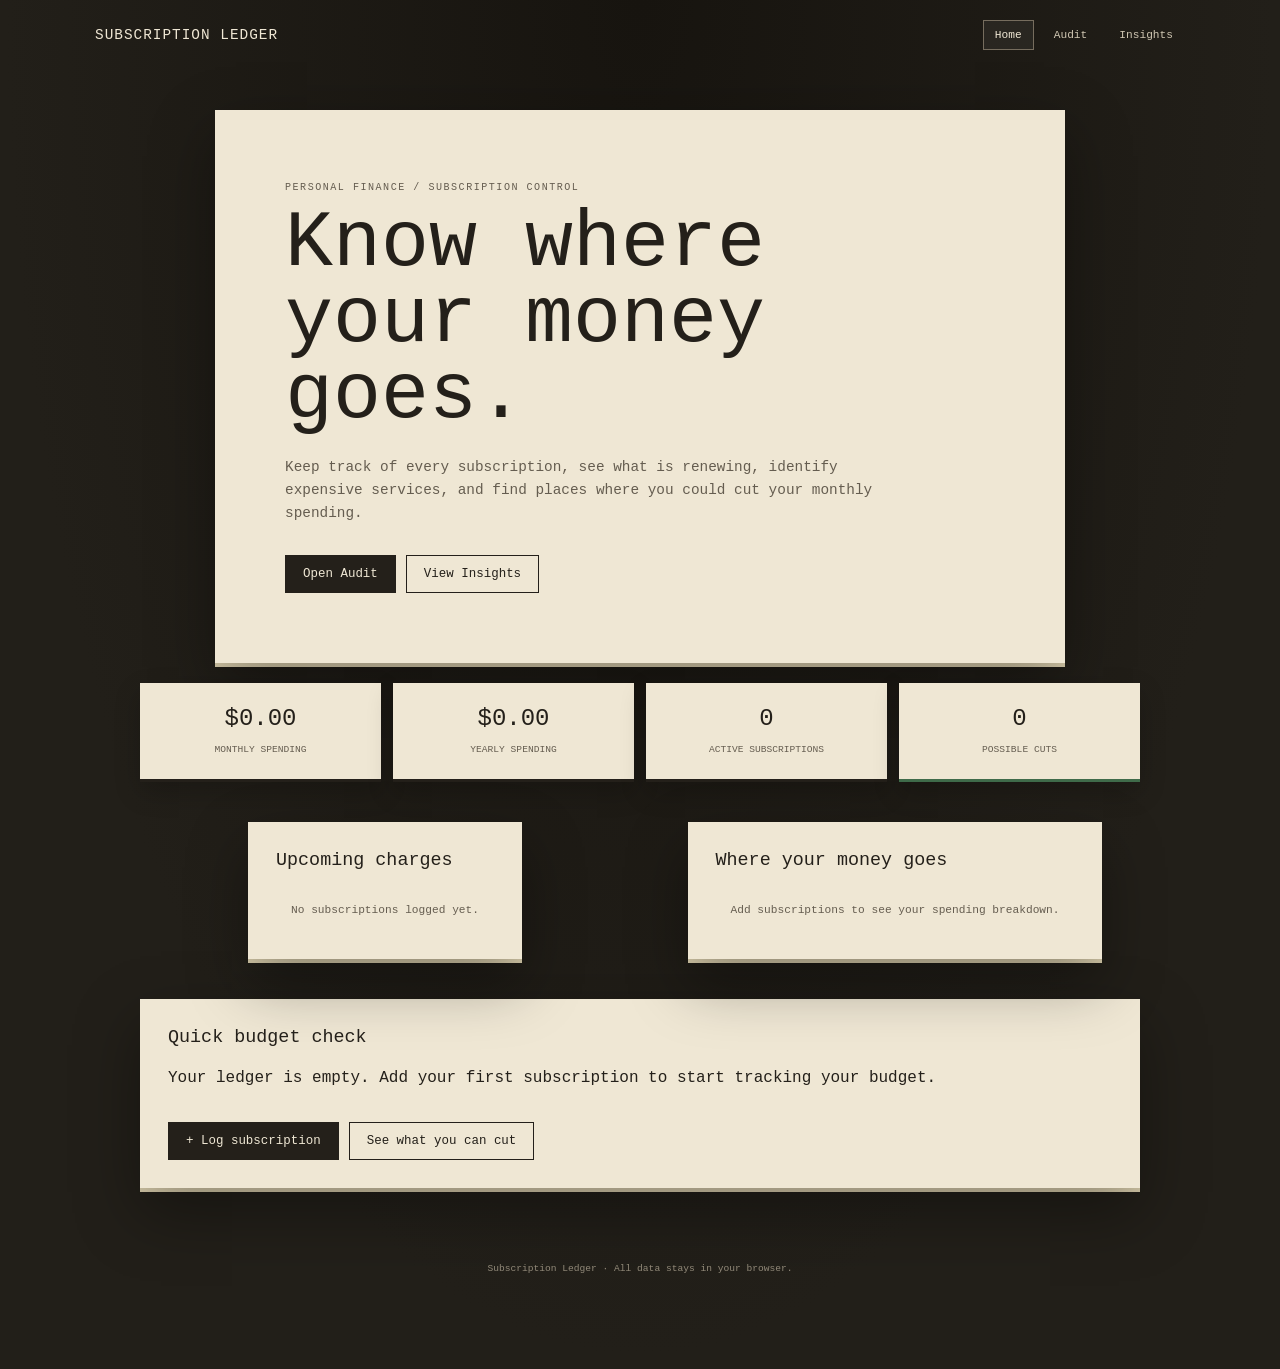
<file: index.html>
<!DOCTYPE html>
<html lang="en">
<head>
  <meta charset="UTF-8">
  <meta name="viewport" content="width=device-width, initial-scale=1.0">
  <title>Subscription Ledger</title>
  <link rel="stylesheet" href="style.css">
</head>

<body>

<div class="site-wrap">

  <nav class="nav">
    <div class="nav-brand">SUBSCRIPTION LEDGER</div>

    <div class="nav-links">
      <a class="active" href="index.html">Home</a>
      <a href="audit.html">Audit</a>
      <a href="insights.html">Insights</a>
    </div>
  </nav>

  <main class="home">

    <section class="hero paper">
      <p class="eyebrow">PERSONAL FINANCE / SUBSCRIPTION CONTROL</p>

      <h1>Know where<br>your money goes.</h1>

      <p class="hero-text">
        Keep track of every subscription, see what is renewing,
        identify expensive services, and find places where you
        could cut your monthly spending.
      </p>

      <div class="hero-actions">
        <a href="audit.html" class="button">Open Audit</a>
        <a href="insights.html" class="button secondary-button">View Insights</a>
      </div>
    </section>

    <section class="stats-grid" id="homeStats">
      <!-- Generated by JavaScript -->
    </section>

    <section class="two-column">

      <div class="paper panel">
        <h2>Upcoming charges</h2>
        <div id="homeUpcoming"></div>
      </div>

      <div class="paper panel">
        <h2>Where your money goes</h2>
        <div id="homeCategories"></div>
      </div>

    </section>

    <section class="paper panel">
      <h2>Quick budget check</h2>

      <div id="budgetMessage" class="budget-message"></div>

      <div class="home-actions">
        <a href="audit.html" class="button">+ Log subscription</a>
        <a href="insights.html" class="button secondary-button">
          See what you can cut
        </a>
      </div>
    </section>

  </main>

  <footer>
    Subscription Ledger · All data stays in your browser.
  </footer>

</div>

<script src="app.js"></script>
<script>
  document.addEventListener("DOMContentLoaded", renderHome);
</script>

</body>
</html>
</file>
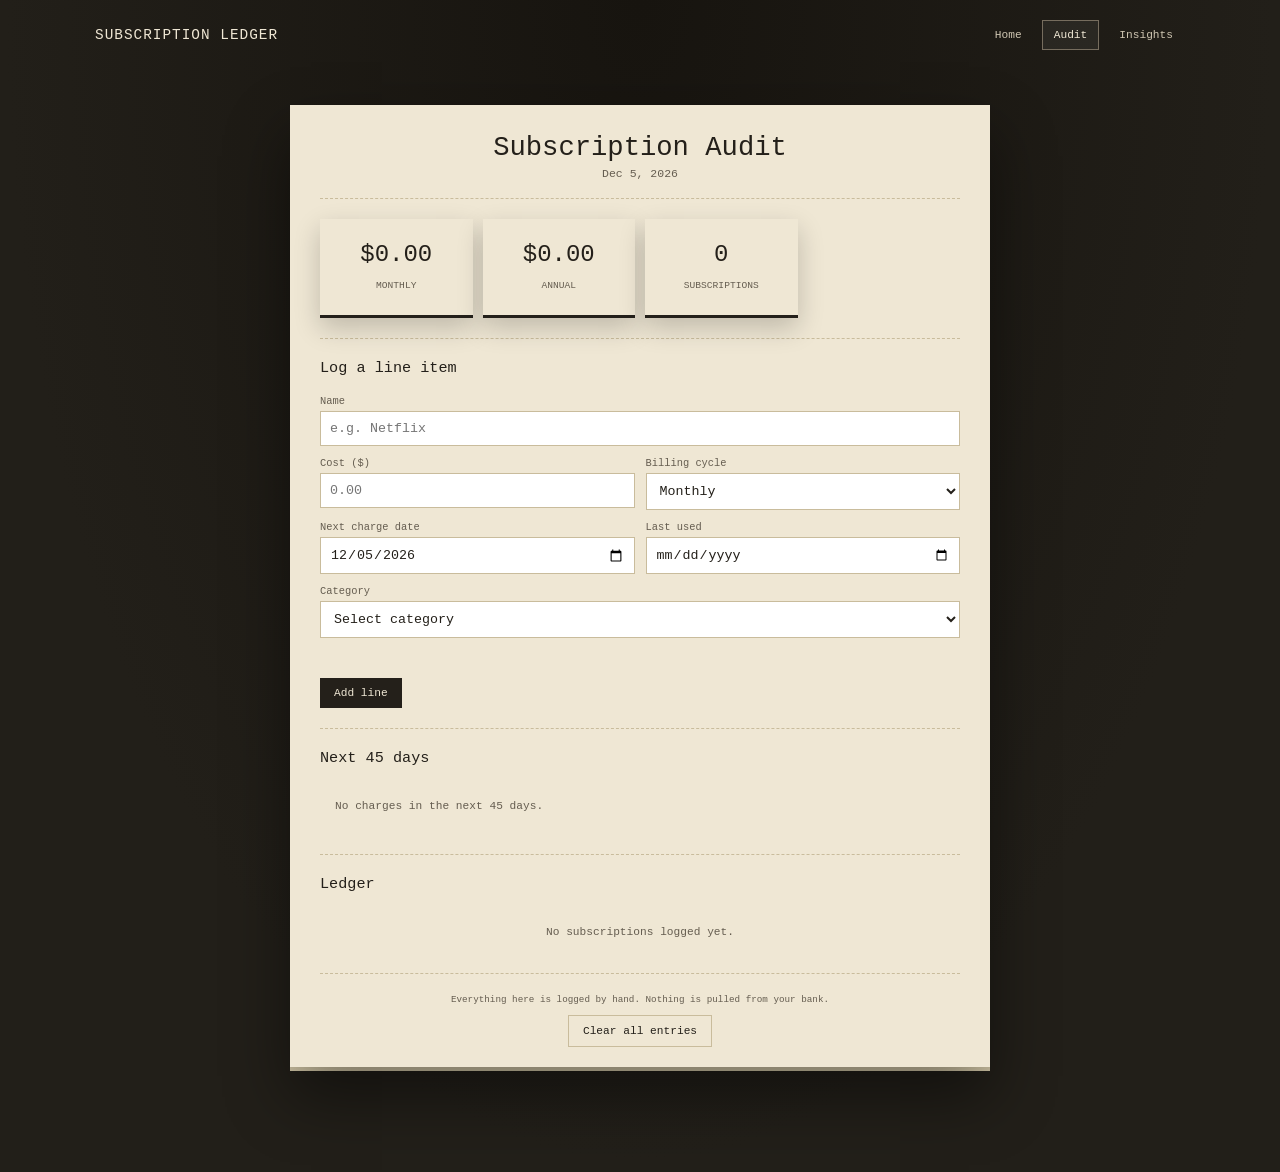
<file: audit.html>
<!doctype html>
<html lang="en">
  <head>
    <meta charset="UTF-8" />
    <meta name="viewport" content="width=device-width, initial-scale=1.0" />

    <title>Subscription Audit</title>

    <link rel="stylesheet" href="style.css" />
  </head>

  <body>
    <div class="site-wrap">
      <nav class="nav">
        <div class="nav-brand">SUBSCRIPTION LEDGER</div>

        <div class="nav-links">
          <a href="index.html">Home</a>
          <a class="active" href="audit.html">Audit</a>
          <a href="insights.html">Insights</a>
        </div>
      </nav>

      <div class="receipt-wrap">
        <div class="receipt-body">
          <header class="receipt-header">
            <h1>Subscription Audit</h1>
            <div class="subline" id="todayLine"></div>
          </header>

          <!-- SUMMARY -->

          <section aria-label="Summary">
            <div class="summary-row" id="summaryRow"></div>
          </section>

          <!-- ADD FORM -->

          <section aria-label="Add subscription">
            <h2 class="section-title">Log a line item</h2>

            <form class="add-form" id="subForm">
              <div class="field-full">
                <label for="f-name">Name</label>

                <input
                  type="text"
                  id="f-name"
                  placeholder="e.g. Netflix"
                  required
                />
              </div>

              <div>
                <label for="f-cost">Cost ($)</label>

                <input
                  type="number"
                  id="f-cost"
                  min="0"
                  step="0.01"
                  placeholder="0.00"
                  required
                />
              </div>

              <div>
                <label for="f-cycle">Billing cycle</label>

                <select id="f-cycle">
                  <option value="monthly">Monthly</option>
                  <option value="weekly">Weekly</option>
                  <option value="yearly">Yearly</option>
                </select>
              </div>

              <div>
                <label for="f-next">Next charge date</label>

                <input type="date" id="f-next" required />
              </div>

              <div>
                <label for="f-used">Last used</label>

                <input type="date" id="f-used" />
              </div>

              <div class="field-full">
                <label for="f-category"> Category </label>

                <select id="f-category">
                  <option value="">Select category</option>

                  <option value="Streaming">Streaming</option>

                  <option value="Software">Software</option>

                  <option value="Fitness">Fitness</option>

                  <option value="Music">Music</option>

                  <option value="News">News</option>

                  <option value="Utilities">Utilities</option>

                  <option value="Other">Other</option>
                </select>
              </div>

              <div
                class="field-full"
                id="streamingSiteField"
                style="display: none"
              >
                <label for="f-streaming-site"> Streaming site </label>

                <select id="f-streaming-site">
                  <option value="">Select streaming site</option>

                  <option value="Netflix">Netflix</option>

                  <option value="Amazon Prime Video">Amazon Prime Video</option>

                  <option value="Disney+">Disney+</option>

                  <option value="Hulu">Hulu</option>

                  <option value="Max">Max</option>

                  <option value="Apple TV+">Apple TV+</option>

                  <option value="Paramount+">Paramount+</option>

                  <option value="Peacock">Peacock</option>

                  <option value="YouTube Premium">YouTube Premium</option>

                  <option value="Spotify">Spotify</option>

                  <option value="Other">Other</option>
                </select>
              </div>

              <div class="form-msg" id="formMsg"></div>

              <div class="form-actions">
                <button type="submit" id="submitBtn">Add line</button>

                <button
                  type="button"
                  class="secondary"
                  id="cancelEditBtn"
                  style="display: none"
                >
                  Cancel edit
                </button>
              </div>
            </form>
          </section>

          <!-- TIMELINE -->

          <section aria-label="Upcoming charges">
            <h2 class="section-title">Next 45 days</h2>

            <div class="timeline-scroll">
              <div class="timeline-track" id="timelineTrack"></div>
            </div>
          </section>

          <!-- LEDGER -->

          <section aria-label="Subscription ledger">
            <h2 class="section-title">Ledger</h2>

            <div id="ledgerList"></div>
          </section>

          <div class="footer-line">
            Everything here is logged by hand. Nothing is pulled from your bank.

            <br />

            <button type="button" class="secondary" id="clearAllBtn">
              Clear all entries
            </button>
          </div>
        </div>
      </div>
    </div>

    <script src="app.js"></script>

    <script>
      document.addEventListener("DOMContentLoaded", initAudit);
    </script>
  </body>
</html>
</file>
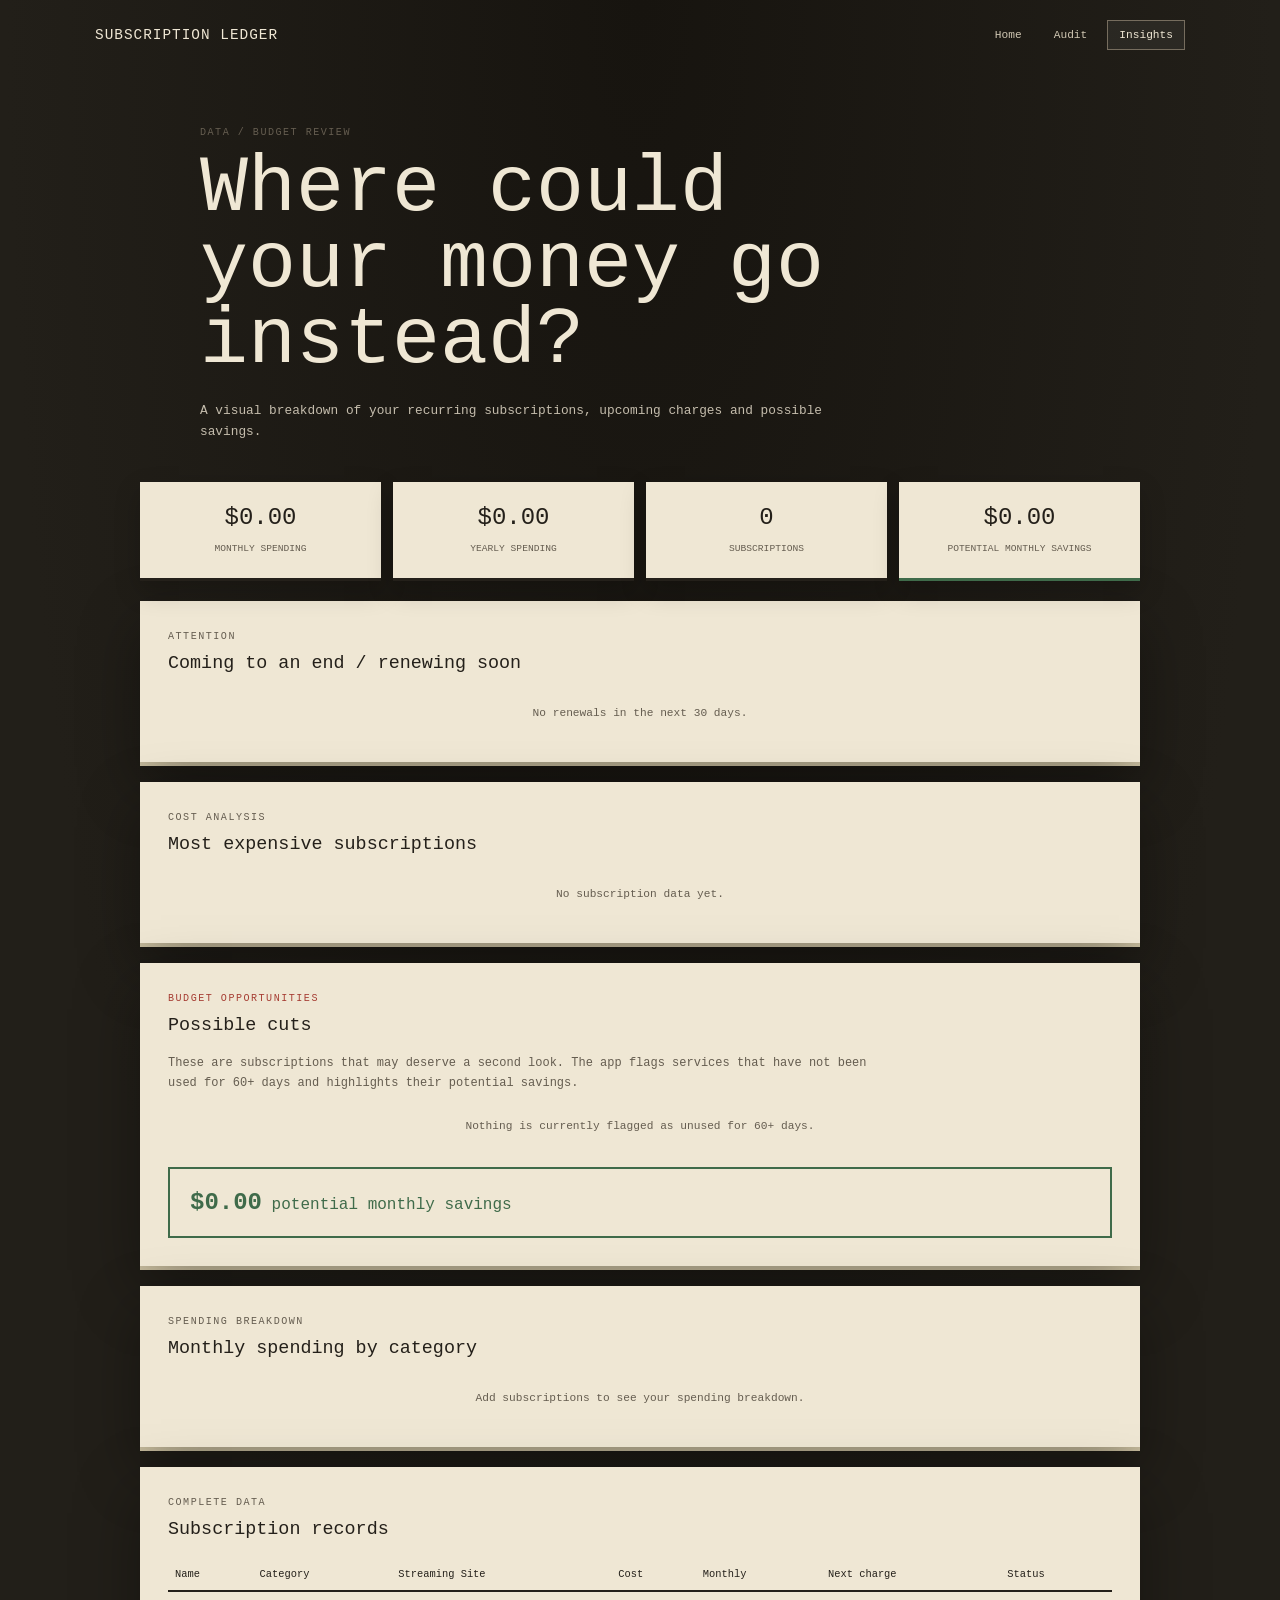
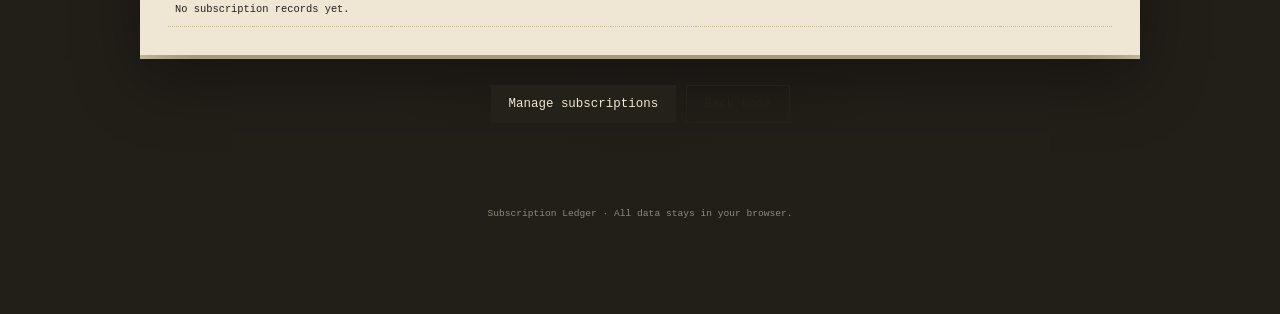
<file: insights.html>
<!doctype html>
<html lang="en">
  <head>
    <meta charset="UTF-8" />

    <meta name="viewport" content="width=device-width, initial-scale=1.0" />

    <title>Subscription Insights</title>

    <link rel="stylesheet" href="style.css" />
  </head>

  <body>
    <div class="site-wrap">
      <nav class="nav">
        <div class="nav-brand">SUBSCRIPTION LEDGER</div>

        <div class="nav-links">
          <a href="index.html"> Home </a>

          <a href="audit.html"> Audit </a>

          <a class="active" href="insights.html"> Insights </a>
        </div>
      </nav>

      <main class="insights">
        <section class="page-heading">
          <p class="eyebrow">DATA / BUDGET REVIEW</p>

          <h1>
            Where could<br />
            your money go instead?
          </h1>

          <p>
            A visual breakdown of your recurring subscriptions, upcoming charges
            and possible savings.
          </p>
        </section>

        <!-- BIG NUMBERS -->

        <section class="stats-grid" id="insightStats"></section>

        <!-- RENEWALS -->

        <section class="paper panel">
          <div class="panel-heading">
            <div>
              <p class="eyebrow">ATTENTION</p>

              <h2>Coming to an end / renewing soon</h2>
            </div>
          </div>

          <div id="renewalList"></div>
        </section>

        <!-- EXPENSIVE -->

        <section class="paper panel">
          <p class="eyebrow">COST ANALYSIS</p>

          <h2>Most expensive subscriptions</h2>

          <div id="expensiveList"></div>
        </section>

        <!-- CUTS -->

        <section class="paper panel cut-panel">
          <p class="eyebrow red">BUDGET OPPORTUNITIES</p>

          <h2>Possible cuts</h2>

          <p class="small-text">
            These are subscriptions that may deserve a second look. The app
            flags services that have not been used for 60+ days and highlights
            their potential savings.
          </p>

          <div id="cutList"></div>

          <div id="savingBox" class="saving-box"></div>
        </section>

        <!-- CATEGORY CHART -->

        <section class="paper panel">
          <p class="eyebrow">SPENDING BREAKDOWN</p>

          <h2>Monthly spending by category</h2>

          <div id="categoryChart"></div>
        </section>

        <!-- ALL DATA -->

        <section class="paper panel">
          <p class="eyebrow">COMPLETE DATA</p>

          <h2>Subscription records</h2>

          <div class="table-wrap">
            <table>
              <thead>
                <tr>
                  <th>Name</th>
                  <th>Category</th>
                  <th>Streaming Site</th>
                  <th>Cost</th>
                  <th>Monthly</th>
                  <th>Next charge</th>
                  <th>Status</th>
                </tr>
              </thead>

              <tbody id="dataTable"></tbody>
            </table>
          </div>
        </section>

        <section class="insight-footer">
          <a href="audit.html" class="button"> Manage subscriptions </a>

          <a href="index.html" class="button secondary-button"> Back home </a>
        </section>
      </main>

      <footer>Subscription Ledger · All data stays in your browser.</footer>
    </div>

    <script src="app.js"></script>

    <script>
      document.addEventListener("DOMContentLoaded", renderInsights);
    </script>
  </body>
</html>
</file>
<file: style.css>
:root {

  --surround: #221f19;
  --surround-dark: #17140f;

  --paper: #efe7d4;
  --paper-light: #f7f1e2;
  --paper-shadow: #ded2b0;

  --ink: #24201a;
  --ink-soft: #655d50;

  --red: #a63d33;
  --green: #3f6b4a;
  --yellow: #b48625;

  --rule: #c9bc9c;
  --highlight: #e3d7ae;

  --display:
    "Special Elite",
    "Courier New",
    monospace;

  --mono:
    "IBM Plex Mono",
    "Courier New",
    monospace;
}


/* --------------------
   RESET
-------------------- */

* {
  box-sizing: border-box;
}

html {
  scroll-behavior: smooth;
}

body {

  margin: 0;

  min-height: 100vh;

  background:
    radial-gradient(
      ellipse at top,
      var(--surround-dark),
      var(--surround) 70%
    );

  color: var(--ink);

  font-family: var(--mono);

  padding: 0 16px 70px;
}

a {
  color: inherit;
  text-decoration: none;
}

button,
input,
select {
  font-family: inherit;
}

button {
  cursor: pointer;
}


/* --------------------
   NAVIGATION
-------------------- */

.site-wrap {
  max-width: 1100px;
  margin: auto;
}

.nav {

  height: 70px;

  display: flex;

  align-items: center;

  justify-content: space-between;

  color: var(--paper);

  padding: 0 5px;
}

.nav-brand {

  font-family: var(--display);

  font-size: 0.9rem;

  letter-spacing: 1px;
}

.nav-links {

  display: flex;

  gap: 8px;
}

.nav-links a {

  font-size: 0.7rem;

  padding: 8px 11px;

  border: 1px solid transparent;

  color: #cfc6b2;
}

.nav-links a:hover,
.nav-links a.active {

  color: var(--paper);

  border-color: #766d5e;

  background: rgba(255,255,255,0.05);
}


/* --------------------
   TYPOGRAPHY
-------------------- */

h1,
h2,
h3 {

  font-family: var(--display);

  font-weight: normal;
}

h1 {

  font-size: clamp(2.5rem, 7vw, 5rem);

  line-height: 0.95;

  margin: 10px 0 22px;
}

h2 {

  font-size: 1.15rem;

  margin: 0 0 18px;
}

p {
  line-height: 1.6;
}

.eyebrow {

  font-size: 0.63rem;

  letter-spacing: 1.5px;

  color: var(--ink-soft);

  margin: 0 0 8px;
}

.eyebrow.red {
  color: var(--red);
}

.small-text {

  font-size: 0.75rem;

  color: var(--ink-soft);

  max-width: 700px;
}


/* --------------------
   PAPER
-------------------- */

.paper {

  background: var(--paper);

  box-shadow:
    0 25px 60px rgba(0,0,0,.35),
    0 4px 0 var(--paper-shadow);
}


/* --------------------
   HOME
-------------------- */

.home {
  padding-bottom: 30px;
}

.hero {

  max-width: 850px;

  margin: 40px auto 20px;

  padding: clamp(30px, 7vw, 70px);
}

.hero-text {

  max-width: 620px;

  color: var(--ink-soft);

  font-size: 0.9rem;
}

.hero-actions,
.home-actions {

  display: flex;

  flex-wrap: wrap;

  gap: 10px;

  margin-top: 30px;
}

.button {

  display: inline-block;

  background: var(--ink);

  color: var(--paper);

  border: 1px solid var(--ink);

  padding: 11px 17px;

  font-family: var(--display);

  font-size: 0.78rem;

  transition: .15s ease;
}

.button:hover {

  background: var(--red);

  border-color: var(--red);
}

.secondary-button {

  background: transparent;

  color: var(--ink);
}

.secondary-button:hover {

  color: var(--paper);
}


/* --------------------
   STATS
-------------------- */

.stats-grid {

  display: grid;

  grid-template-columns:
    repeat(4, 1fr);

  gap: 12px;

  margin: 20px auto;

  max-width: 1000px;
}

.stat {

  background: var(--paper);

  padding: 22px 15px;

  text-align: center;

  border-bottom: 3px solid var(--ink);

  box-shadow:
    0 10px 25px rgba(0,0,0,.2);
}

.stat.red {
  border-color: var(--red);
}

.stat.green {
  border-color: var(--green);
}

.stat-value {

  display: block;

  font-family: var(--display);

  font-size: 1.5rem;

  margin-bottom: 7px;
}

.stat-label {

  font-size: 0.6rem;

  color: var(--ink-soft);

  text-transform: uppercase;
}


/* --------------------
   PANELS
-------------------- */

.two-column {

  display: grid;

  grid-template-columns: 1fr 1fr;

  gap: 20px;

  margin: 20px auto;

  max-width: 1000px;
}

.panel {

  padding: 28px;

  margin: 20px auto;

  max-width: 1000px;
}

.panel-heading {

  display: flex;

  justify-content: space-between;
}


/* --------------------
   HOME UPCOMING
-------------------- */

.home-charge {

  display: flex;

  justify-content: space-between;

  align-items: center;

  gap: 15px;

  padding: 12px 0;

  border-bottom: 1px dotted var(--rule);
}

.home-charge:last-child {
  border-bottom: none;
}

.charge-name {
  font-weight: 600;
  font-size: .78rem;
}

.charge-date {

  font-size: .62rem;

  color: var(--ink-soft);
}

.charge-cost {
  white-space: nowrap;
}


/* --------------------
   CATEGORY BARS
-------------------- */

.category-row {

  margin-bottom: 16px;
}

.category-head {

  display: flex;

  justify-content: space-between;

  font-size: .7rem;

  margin-bottom: 5px;
}

.bar {

  height: 13px;

  background: #d8ccb0;

  overflow: hidden;
}

.bar-fill {

  height: 100%;

  background: var(--ink);

  transition: width .4s ease;
}


/* --------------------
   RECEIPT
-------------------- */

.receipt-wrap {

  max-width: 700px;

  margin: 35px auto;

  background: var(--paper);

  box-shadow:
    0 30px 60px rgba(0,0,0,.45),
    0 4px 0 var(--paper-shadow);
}

.receipt-body {
  padding: 0 30px;
}

.receipt-header {

  text-align: center;

  padding: 30px 0 18px;

  border-bottom: 1px dashed var(--rule);
}

.receipt-header h1 {

  font-size: 1.7rem;

  margin: 0 0 6px;
}

.subline {

  color: var(--ink-soft);

  font-size: .72rem;
}


/* --------------------
   RECEIPT SUMMARY
-------------------- */

.receipt-wrap .summary-row {

  display: grid;

  grid-template-columns:
    repeat(4, 1fr);

  gap: 10px;
}

.stamp {

  border: 2px solid var(--ink);

  padding: 12px 5px;

  text-align: center;

  transform: rotate(-1deg);
}

.stamp:nth-child(even) {
  transform: rotate(1deg);
}

.stamp.flagged {

  border-color: var(--red);

  color: var(--red);
}

.stamp .value {

  display: block;

  font-family: var(--display);

  font-size: 1.05rem;
}

.stamp .label {

  display: block;

  font-size: .55rem;

  color: var(--ink-soft);

  margin-top: 5px;
}


/* --------------------
   SECTIONS
-------------------- */

.receipt-wrap section {

  padding: 20px 0;

  border-bottom: 1px dashed var(--rule);
}

.section-title {

  font-size: .95rem;
}


/* --------------------
   FORM
-------------------- */

.add-form {

  display: grid;

  grid-template-columns: 1fr 1fr;

  gap: 11px;
}

.field-full {
  grid-column: 1 / -1;
}

.add-form label {

  display: block;

  font-size: .65rem;

  color: var(--ink-soft);

  margin-bottom: 4px;
}

.add-form input,
.add-form select {

  width: 100%;

  padding: 9px;

  border: 1px solid var(--rule);

  background: white;

  color: var(--ink);

  outline: none;
}

.add-form input:focus,
.add-form select:focus {

  border-color: var(--ink);
}

.form-msg {

  grid-column: 1 / -1;

  min-height: 18px;

  font-size: .65rem;

  color: var(--red);
}

.form-actions {

  grid-column: 1 / -1;

  display: flex;

  gap: 10px;
}

button {

  border: none;

  background: var(--ink);

  color: var(--paper);

  padding: 9px 14px;

  font-size: .7rem;
}

button:hover {
  background: var(--red);
}

button.secondary {

  color: var(--ink);

  background: transparent;

  border: 1px solid var(--rule);
}


/* --------------------
   TIMELINE
-------------------- */

.timeline-scroll {

  overflow-x: auto;

  padding-bottom: 7px;
}

.timeline-track {

  display: flex;

  gap: 3px;

  width: max-content;
}

.tl-day {

  width: 37px;

  flex: 0 0 37px;

  text-align: center;
}

.tl-date {

  font-size: .53rem;

  color: var(--ink-soft);

  border-bottom: 1px solid var(--rule);

  padding-bottom: 4px;

  margin-bottom: 4px;
}

.tl-day.is-today .tl-date {

  color: var(--red);

  border-color: var(--red);

  font-weight: bold;
}

.tl-chip {

  background: var(--ink);

  color: var(--paper);

  font-size: .48rem;

  padding: 4px 2px;

  margin-bottom: 2px;

  overflow: hidden;
}


/* --------------------
   LEDGER
-------------------- */

.ledger-row {

  display: grid;

  grid-template-columns: 1fr auto;

  gap: 5px 12px;

  padding: 13px 0;

  border-bottom: 1px dotted var(--rule);
}

.ledger-name {

  font-size: .8rem;

  font-weight: bold;
}

.ledger-cost {

  font-size: .8rem;

  text-align: right;
}

.ledger-cost .per {

  display: block;

  font-size: .55rem;

  color: var(--ink-soft);
}

.ledger-meta {

  grid-column: 1 / -1;

  font-size: .61rem;

  color: var(--ink-soft);
}

.ledger-actions {

  grid-column: 1 / -1;

  display: flex;

  gap: 7px;
}

.ledger-actions button {

  background: transparent;

  color: var(--ink-soft);

  border: 1px solid var(--rule);

  padding: 4px 8px;

  font-size: .6rem;
}

.tag {

  display: inline-block;

  border: 1px solid currentColor;

  padding: 1px 5px;

  margin-right: 5px;

  font-size: .52rem;
}

.tag.unused {
  color: var(--red);
}

.empty-state,
.timeline-empty {

  text-align: center;

  color: var(--ink-soft);

  font-size: .7rem;

  padding: 15px;
}


/* --------------------
   INSIGHTS
-------------------- */

.insights {

  padding-bottom: 30px;
}

.page-heading {

  color: var(--paper);

  max-width: 900px;

  margin: 55px auto 40px;

  padding: 0 10px;
}

.page-heading p:last-child {

  max-width: 650px;

  color: #c5bdad;

  font-size: .8rem;
}


/* --------------------
   RENEWAL CARDS
-------------------- */

.renewal-card {

  display: grid;

  grid-template-columns: 1fr auto auto;

  gap: 20px;

  align-items: center;

  padding: 15px 0;

  border-bottom: 1px dotted var(--rule);
}

.renewal-card:last-child {
  border-bottom: none;
}

.renewal-name {

  font-weight: bold;

  font-size: .8rem;
}

.renewal-date {

  font-size: .62rem;

  color: var(--ink-soft);
}

.days-badge {

  padding: 6px 8px;

  font-size: .58rem;

  border: 1px solid var(--green);

  color: var(--green);
}

.days-badge.warning {

  border-color: var(--red);

  color: var(--red);
}


/* --------------------
   EXPENSIVE LIST
-------------------- */

.cost-row {

  display: grid;

  grid-template-columns: 150px 1fr 90px;

  gap: 15px;

  align-items: center;

  padding: 12px 0;

  border-bottom: 1px dotted var(--rule);
}

.cost-name {

  font-size: .72rem;

  font-weight: bold;
}

.cost-bar {

  height: 15px;

  background: #d7ccb1;
}

.cost-fill {

  height: 100%;

  background: var(--ink);
}

.cost-value {

  font-size: .7rem;

  text-align: right;
}


/* --------------------
   CUT LIST
-------------------- */

.cut-item {

  display: grid;

  grid-template-columns: 1fr auto;

  gap: 10px;

  padding: 14px 0;

  border-bottom: 1px dotted var(--rule);
}

.cut-item:last-child {
  border-bottom: none;
}

.cut-name {

  font-size: .78rem;

  font-weight: bold;
}

.cut-reason {

  font-size: .6rem;

  color: var(--red);

  margin-top: 4px;
}

.cut-saving {

  color: var(--green);

  font-size: .75rem;

  font-weight: bold;
}

.saving-box {

  margin-top: 20px;

  padding: 20px;

  border: 2px solid var(--green);

  color: var(--green);
}

.saving-box strong {

  font-family: var(--display);

  font-size: 1.5rem;
}


/* --------------------
   TABLE
-------------------- */

.table-wrap {
  overflow-x: auto;
}

table {

  width: 100%;

  border-collapse: collapse;

  font-size: .65rem;
}

th {

  text-align: left;

  font-family: var(--display);

  font-weight: normal;

  padding: 10px 7px;

  border-bottom: 2px solid var(--ink);
}

td {

  padding: 11px 7px;

  border-bottom: 1px dotted var(--rule);

  white-space: nowrap;
}

.status-good {
  color: var(--green);
}

.status-warning {
  color: var(--red);
}


/* --------------------
   FOOTER
-------------------- */

footer {

  color: #918979;

  text-align: center;

  font-size: .6rem;

  padding: 25px 0;
}

.footer-line {

  text-align: center;

  font-size: .58rem;

  color: var(--ink-soft);

  padding: 20px 0;
}

.footer-line button {
  margin-top: 10px;
}

.insight-footer {

  display: flex;

  justify-content: center;

  gap: 10px;

  flex-wrap: wrap;

  margin: 30px 0;
}


/* --------------------
   RESPONSIVE
-------------------- */

@media (max-width: 800px) {

  .stats-grid {
    grid-template-columns: repeat(2, 1fr);
  }

  .two-column {
    grid-template-columns: 1fr;
  }

  .cost-row {
    grid-template-columns: 120px 1fr 70px;
  }

}

@media (max-width: 560px) {

  body {
    padding-left: 8px;
    padding-right: 8px;
  }

  .nav {

    height: auto;

    padding: 18px 5px;

    flex-direction: column;

    gap: 15px;
  }

  .nav-links {
    width: 100%;
    justify-content: center;
  }

  .hero {
    margin-top: 20px;
  }

  .stats-grid {
    grid-template-columns: 1fr 1fr;
  }

  .receipt-wrap {
    margin-top: 20px;
  }

  .receipt-body {
    padding: 0 18px;
  }

  .receipt-wrap .summary-row {
    grid-template-columns: 1fr 1fr;
  }

  .add-form {
    grid-template-columns: 1fr;
  }

  .field-full {
    grid-column: auto;
  }

  .form-msg,
  .form-actions {
    grid-column: auto;
  }

  .renewal-card {
    grid-template-columns: 1fr auto;
  }

  .renewal-card .renewal-cost {
    grid-column: 1;
  }

  .renewal-card .days-badge {
    grid-column: 2;
    grid-row: 1 / span 2;
  }

  .cost-row {
    grid-template-columns: 1fr auto;
  }

  .cost-bar {
    grid-column: 1 / -1;
    grid-row: 2;
  }

}
</file>
